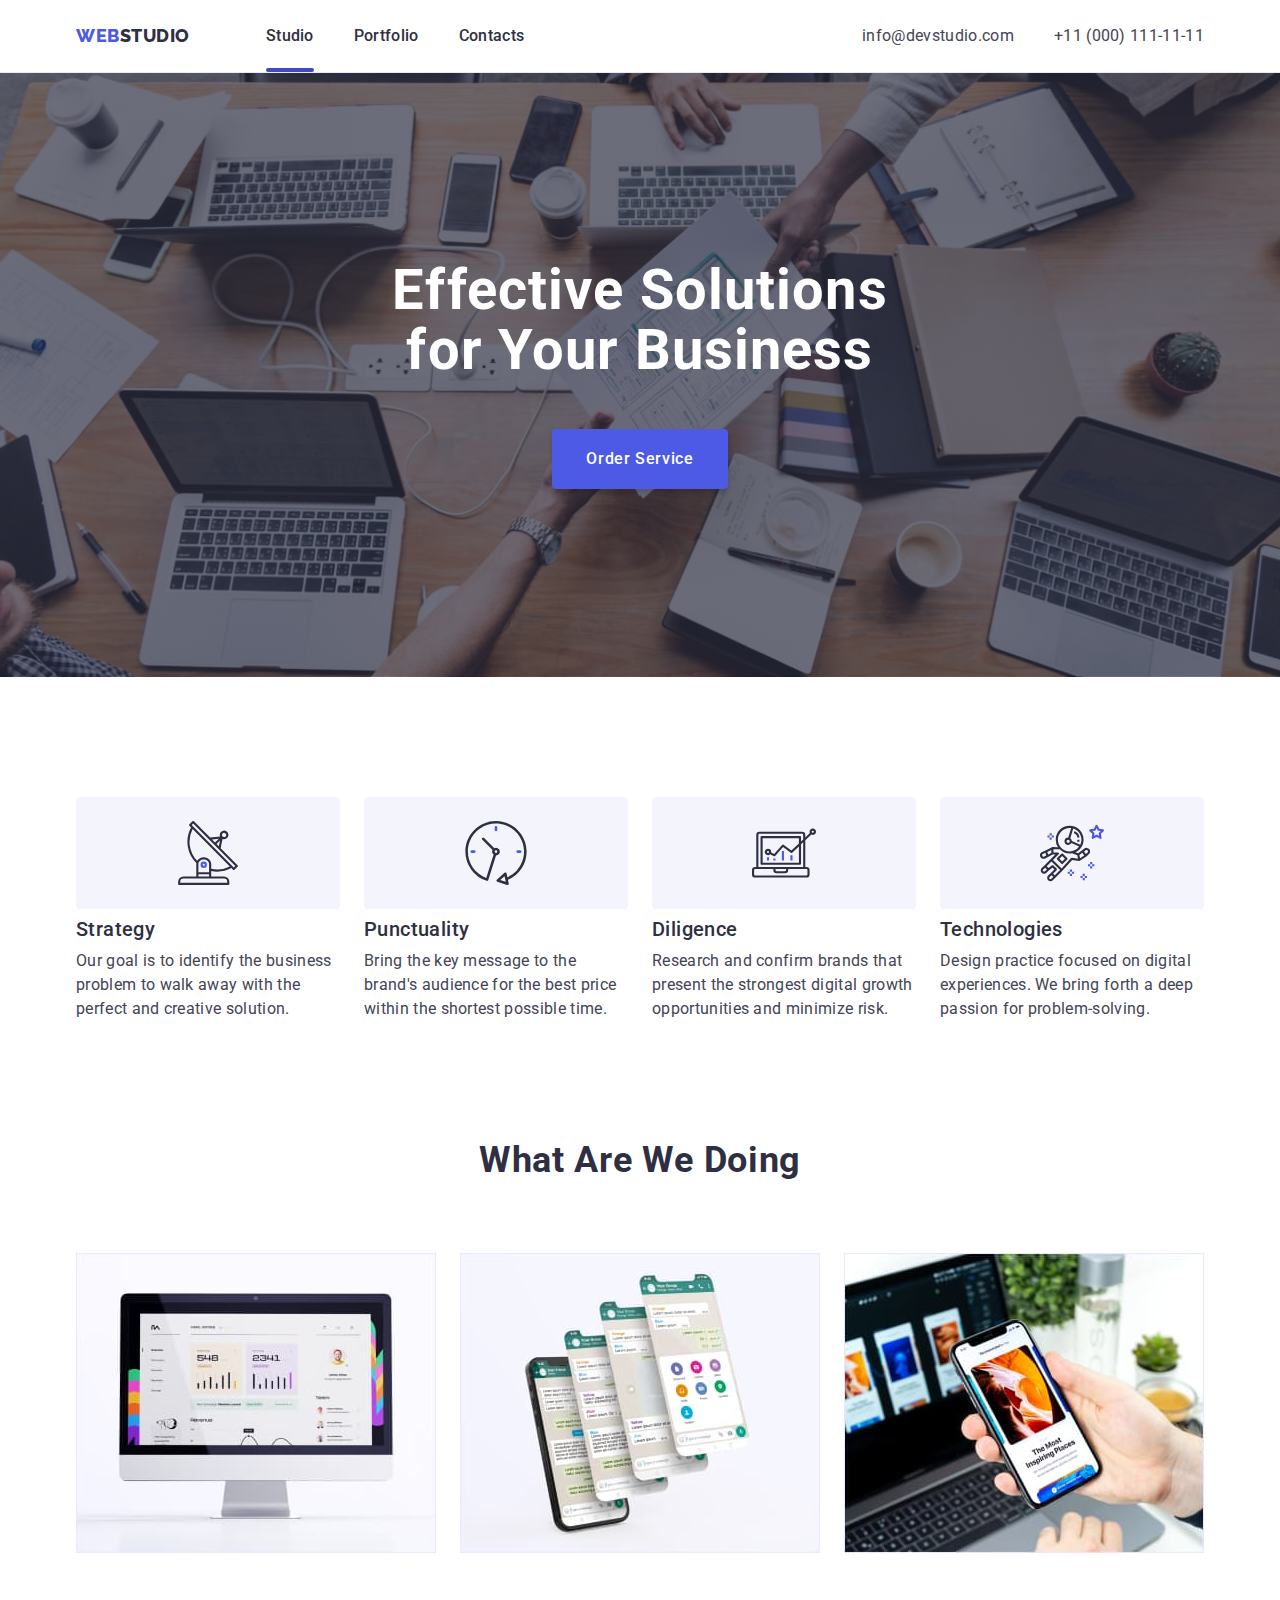
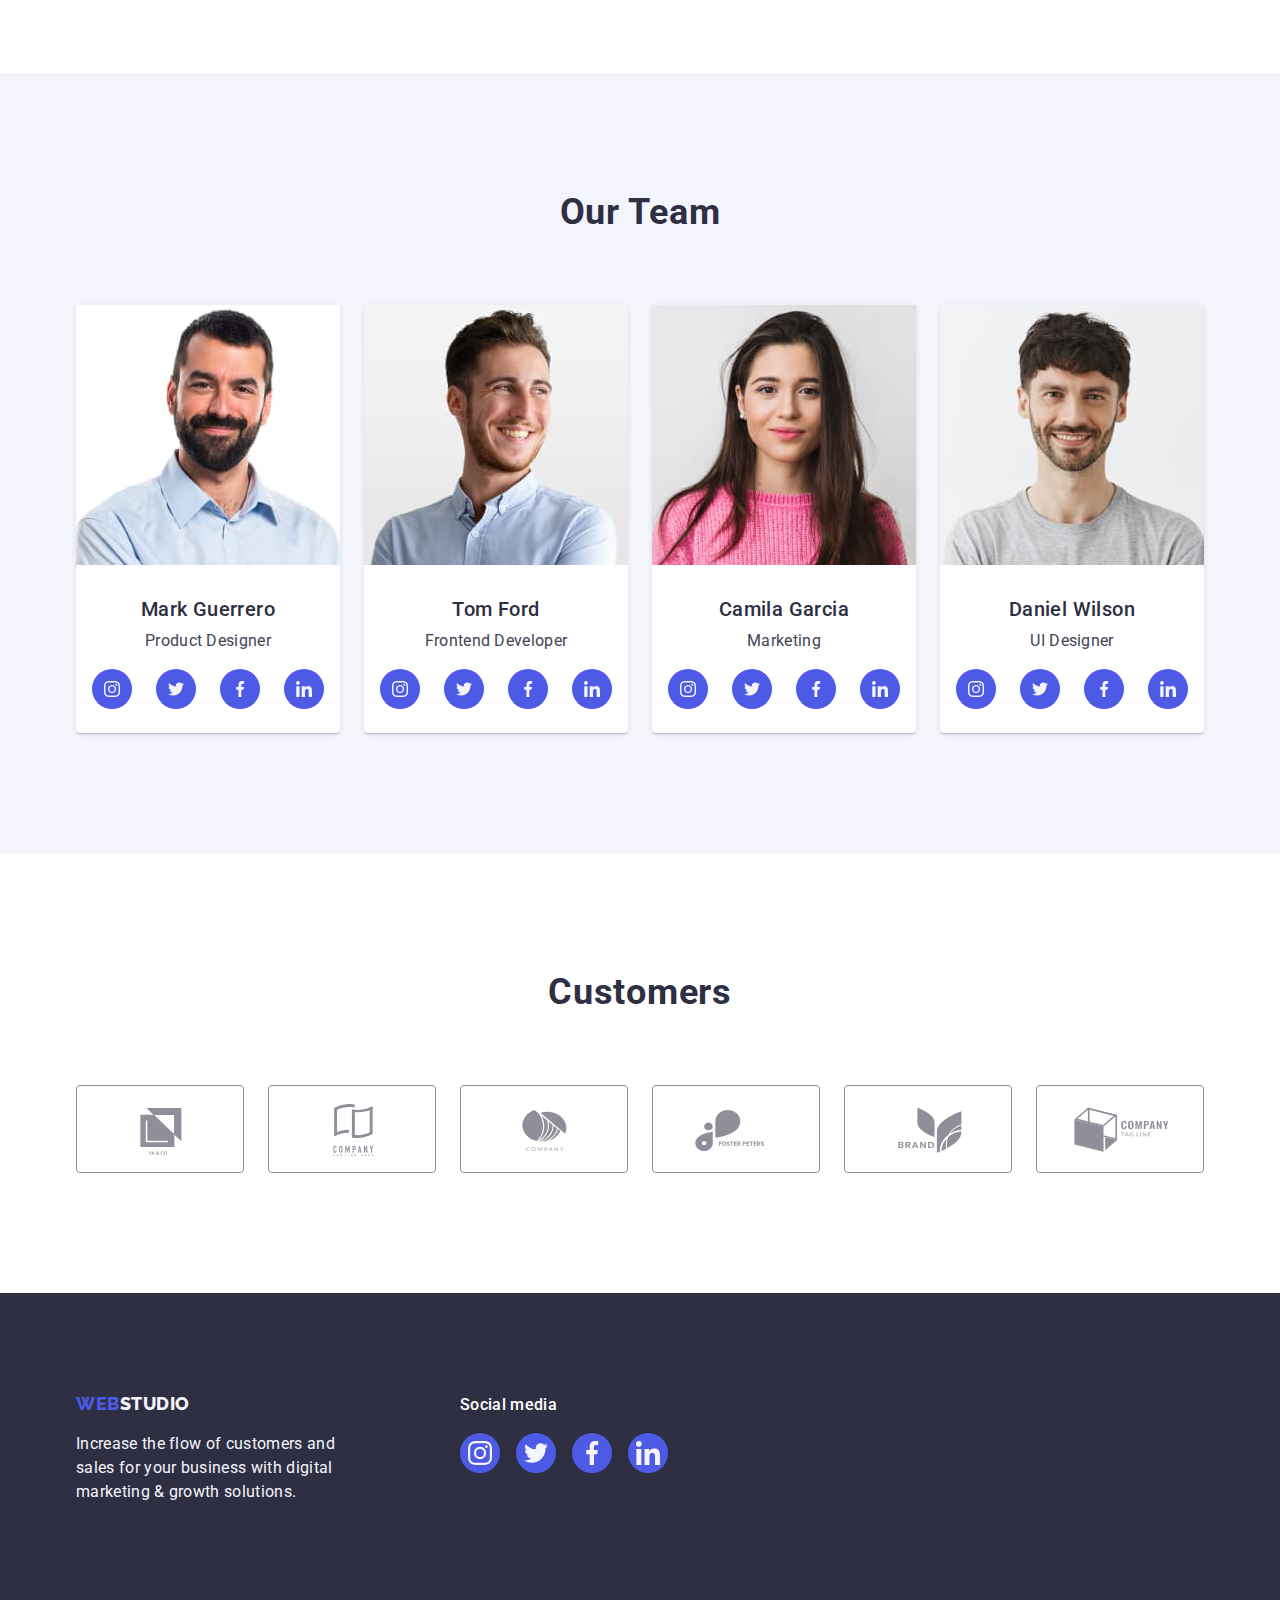
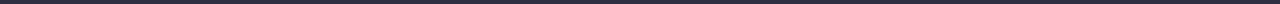
<file: index.html>
<!DOCTYPE html>
<html lang="en">
  <head>
    <meta charset="UTF-8" />
    <meta http-equiv="X-UA-Compatible" content="IE=edge" />
    <meta name="viewport" content="width=device-width, initial-scale=1.0" />
    <link rel="preconnect" href="https://fonts.googleapis.com" />
    <link rel="preconnect" href="https://fonts.gstatic.com" crossorigin />
    <link
      href="https://fonts.googleapis.com/css2?family=Montserrat:wght@400;700&family=Raleway:wght@800&family=Roboto:wght@400;500;700&display=swap"
      rel="stylesheet"
    />
    <link
      rel="stylesheet"
      href="https://cdnjs.cloudflare.com/ajax/libs/modern-normalize/1.1.0/modern-normalize.min.css"
    />
    <link rel="stylesheet" href="./css/styles.css" />
    <title lang="ru">Студія</title>
  </head>
  <body>
        <header class="header">
      <div class="container">
        <nav class="navigation">
          <a class="logo link" href="./index.html"
            >Web<span class="accent">Studio</span></a
          >
          <ul class="site-nav list">
            <li><a href="./index.html" class="link score">Studio</a></li>
            <li>
              <a href="./portfolio.html" class="link">Portfolio</a>
            </li>
            <li><a href="" class="link contacts">Contacts</a></li>
          </ul>
        </nav>
        <address class="addres-list link">
          <ul class="list">
            <li>
              <a class="contacts link" href="mailto:info@devstudio.com"
                >info@devstudio.com</a
              >
            </li>
            <li>
              <a class="contacts link" href="tel:+110001111111"
                >+11 (000) 111-11-11</a
              >
            </li>
          </ul>
        </address>
      </div>
    </header>
    <main>
      <section class="hero">
        <div class="container">
          <h1 class="hero-title">Effective Solutions for Your Business</h1>
          <button class="button" type="button" data-modal-open>Order Service</button>
        </div>
      </section>
      <section class="section section-features">
        <div class="container">
          <h2 class="section-title visually-hidden">features</h2>
          <ul class="feature-list list">
            <li>
              <div class="features-icon-list">
                <svg class="features-icon" width="64" height="64" >
                        <use href="./images/icons.svg#icon-antenna"></use>
                      </svg>
              </div>
              <h3 class="title">Strategy</h3>
              <p class="text">
                Our goal is to identify the business problem to walk away with
                the perfect and creative solution.
              </p>
            </li>
            <li>
              <div class="features-icon-list">
                <svg class="features-icon" width="64" height="64" >
                        <use href="./images/icons.svg#icon-clock"></use>
                      </svg>
              </div>
              <h3 class="title">Punctuality</h3>
              <p class="text">
                Bring the key message to the brand's audience for the best price
                within the shortest possible time.
              </p>
            </li>
            <li>
              <div class="features-icon-list">
                <svg class="features-icon" width="64" height="64" >
                        <use href="./images/icons.svg#icon-diagram"></use>
                      </svg>
              </div>
              <h3 class="title">Diligence</h3>
              <p class="text">
                Research and confirm brands that present the strongest digital
                growth opportunities and minimize risk.
              </p>
            </li>
            <li>
              <div class="features-icon-list">
                <svg class="features-icon" width="64" height="64" >
                        <use href="./images/icons.svg#icon-astronaut"></use>
                      </svg>
              </div>
              <h3 class="title">Technologies</h3>
              <p class="text">
                Design practice focused on digital experiences. We bring forth a
                deep passion for problem-solving.
              </p>
            </li>
          </ul>
        </div>
      </section>
      <section class="section section-work">
        <div class="container">
          <h2 class="section-title">What are we doing</h2>
          <ul class="work list">
            <li>
              <img
                src="./images/monitor.jpg"
                alt="computer monitor"
                width="360"
                height="300"
              />
            </li>
            <li>
              <img
                src="./images/smartphon-app.jpg"
                alt="smartphone app"
                width="360"
                height="300"
              />
            </li>
            <li>
              <img
                src="./images/smartphon-in-hand.jpg"
                alt="smartphone in hand"
                width="360"
                height="300"
              />
            </li>
          </ul>
        </div>
      </section>
      <section class="section section-team">
          <div class="container">
            <h2 class="section-title">Our Team</h2>
            <ul class="team-list list">
              <li class="cards">
                <img
                  src="./images/mark-guerrero.jpg"
                  alt="Photo Mark Guerrero"
                  width="264"
                  height="260"
                />
                <div class="card-content">
                  <h3 class="title">Mark Guerrero</h3>
                  <p class="job-title">Product Designer</p>
                  <ul class="team-soc-list list">
                    <li class="team-soc-item"><a class="team-soc-link link" href="">
                      <svg class="team-soc-icon" width="16" height="16">
                        <use href="./images/icons.svg#icon-instagram"></use>
                      </svg>
                    </a></li>
                    <li class="team-soc-item"><a class="team-soc-link link" href="">
                      <svg class="team-soc-icon" width="16" height="16">
                        <use href="./images/icons.svg#icon-twitter"></use>
                      </svg>
                    </a></li>
                    <li class="team-soc-item"><a class="team-soc-link link" href="">
                      <svg class="team-soc-icon" width="16" height="16">
                        <use href="./images/icons.svg#icon-facebook"></use>
                      </svg>
                    </a></li>
                    <li class="team-soc-item"><a class="team-soc-link link" href="">
                      <svg class="team-soc-icon" width="16" height="16">
                        <use href="./images/icons.svg#icon-linkedin"></use>
                      </svg>
                    </a></li>
                  </ul>
                </div>
              </li>
              <li class="cards">
                <img
                  src="./images/tom-ford.jpg"
                  alt="Photo Tom Ford"
                  width="264"
                  height="260"
                />
                <div class="card-content">
                  <h3 class="title">Tom Ford</h3>
                  <p class="job-title">Frontend Developer</p>
                      <ul class="team-soc-list list">
                    <li class="team-soc-item"><a class="team-soc-link link" href="">
                      <svg class="team-soc-icon" width="16" height="16">
                        <use href="./images/icons.svg#icon-instagram"></use>
                      </svg>
                    </a></li>
                    <li class="team-soc-item"><a class="team-soc-link link" href="">
                      <svg class="team-soc-icon" width="16" height="16">
                        <use href="./images/icons.svg#icon-twitter"></use>
                      </svg>
                    </a></li>
                    <li class="team-soc-item"><a class="team-soc-link link" href="">
                      <svg class="team-soc-icon" width="16" height="16">
                        <use href="./images/icons.svg#icon-facebook"></use>
                      </svg>
                    </a></li>
                    <li class="team-soc-item"><a class="team-soc-link link" href="">
                      <svg class="team-soc-icon" width="16" height="16">
                        <use href="./images/icons.svg#icon-linkedin"></use>
                      </svg>
                    </a></li>
                  </ul>
                <div>
              </li>
              <li class="cards">
                <img
                  src="./images/camila-garcia.jpg"
                  alt="Photo Camila Garcia"
                  width="264"
                  height="260"
                />
                <div class="card-content">
                  <h3 class="title">Camila Garcia</h3>
                  <p class="job-title">Marketing</p>
                      <ul class="team-soc-list list">
                    <li class="team-soc-item"><a class="team-soc-link link" href="">
                      <svg class="team-soc-icon" width="16" height="16">
                        <use href="./images/icons.svg#icon-instagram"></use>
                      </svg>
                    </a></li>
                    <li class="team-soc-item"><a class="team-soc-link link" href="">
                      <svg class="team-soc-icon" width="16" height="16">
                        <use href="./images/icons.svg#icon-twitter"></use>
                      </svg>
                    </a></li>
                    <li class="team-soc-item"><a class="team-soc-link link" href="">
                      <svg class="team-soc-icon" width="16" height="16">
                        <use href="./images/icons.svg#icon-facebook"></use>
                      </svg>
                    </a></li>
                    <li class="team-soc-item"><a class="team-soc-link link" href="">
                      <svg class="team-soc-icon" width="16" height="16">
                        <use href="./images/icons.svg#icon-linkedin"></use>
                      </svg>
                    </a></li>
                  </ul>
                </div>
              </li>
              <li class="cards">
                <img
                  src="./images/daniel-wilson.jpg"
                  alt="Photo Daniel Wilson"
                  width="264"
                  height="260"
                />
                <div class="card-content">
                  <h3 class="title">Daniel Wilson</h3>
                  <p class="job-title">UI Designer</p>
                      <ul class="team-soc-list list">
                    <li class="team-soc-item"><a class="team-soc-link link" href="">
                      <svg class="team-soc-icon" width="16" height="16">
                        <use href="./images/icons.svg#icon-instagram"></use>
                      </svg>
                    </a></li>
                    <li class="team-soc-item"><a class="team-soc-link link" href="">
                      <svg class="team-soc-icon" width="16" height="16">
                        <use href="./images/icons.svg#icon-twitter"></use>
                      </svg>
                    </a></li>
                    <li class="team-soc-item"><a class="team-soc-link link" href="">
                      <svg class="team-soc-icon" width="16" height="16">
                        <use href="./images/icons.svg#icon-facebook"></use>
                      </svg>
                    </a></li>
                    <li class="team-soc-item"><a class="team-soc-link link" href="">
                      <svg class="team-soc-icon" width="16" height="16">
                        <use href="./images/icons.svg#icon-linkedin"></use>
                      </svg>
                    </a></li>
                  </ul>
                </div>
              </li>
            </ul>
          </div>
      </section>
      <section class="clients">
        <div class="container">
          <h2 class="section-title">Customers</h2>
          <ul class="clients-list list">
            <li class="clients-item"><a class="clients-link link" href="">
              <svg class="clients-icon" width="104" height="56">
                <use href="./images/icons.svg#icon-company-1"></use>
                    </svg></a></li>
            <li class="clients-item"><a class="clients-link link" href="">
              <svg class="clients-icon" width="104" height="56">
                <use href="./images/icons.svg#icon-company-2"></use>
                    </svg></a></li>
            <li class="clients-item"><a class="clients-link link" href="">
              <svg class="clients-icon" width="104" height="56">
                <use href="./images/icons.svg#icon-company-3"></use>
                    </svg>
            </a></li>
            <li class="clients-item"><a class="clients-link link" href="">
              <svg class="clients-icon" width="104" height="56">
                <use href="./images/icons.svg#icon-company-4"></use>
                    </svg>
            </a></li>
            <li class="clients-item"><a class="clients-link link" href="">
              <svg class="clients-icon" width="104" height="56">
                <use href="./images/icons.svg#icon-company-5"></use>
                    </svg>
            </a></li>
            <li class="clients-item"><a class="clients-link link" href="">
              <svg class="clients-icon" width="104" height="56">
                <use href="./images/icons.svg#icon-company-6"></use>
                    </svg></a></li>
          </ul>
        </div>
      </section>
    </main>
    <footer class="section-footer">
      <div class="container">
        <div class="footer-container">
          <div>
            <a class="logo link" href="./index.html"
              >Web<span class="accent">Studio</span></a
            >
            <p class="text-footer">
              Increase the flow of customers and sales for your business with
              digital marketing &#38; growth solutions.
            </p>
          </div>
          <div class="footer-list">
            <h3 class="footer-soc-title">Social media</h3>
              <ul class="footer-soc-list list">
                <li class="footer-soc-item">
                  <a class="footer-soc-link link" href="">
                    <svg class="footer-soc-icon" width="24" height="24">
                      <use href="./images/icons.svg#icon-instagram"></use>
                    </svg>
                  </a>
                </li>
                <li class="footer-soc-item">
                  <a class="footer-soc-link link" href="">
                    <svg class="footer-soc-icon" width="24" height="24">
                      <use href="./images/icons.svg#icon-twitter"></use>
                    </svg>
                  </a>
                </li>
                <li class="footer-soc-item">
                  <a class="footer-soc-link link" href="">
                    <svg class="footer-soc-icon" width="24" height="24">
                      <use href="./images/icons.svg#icon-facebook"></use>
                    </svg>
                  </a>
                </li>
                <li class="footer-soc-item">
                  <a class="footer-soc-link link" href="">
                    <svg class="footer-soc-icon" width="24" height="24">
                      <use href="./images/icons.svg#icon-linkedin"></use>
                    </svg>
                  </a>
                </li>
              </ul>
          </div>
        </div>
      </div> 
    </footer>
    <div class="backdrop is-hidden" data-modal>
      <div class="modal">
            <button class="button" type="button" data-modal-close>
              <svg class="modal-close-icon" width="8" height="8">
                <use href="./images/icons.svg#icon-close-modal"></use>
              </svg>
            </button>
      </div>
    </div>
    <script src="./js/modal.js"></script>
  </body>
</html>
</file>
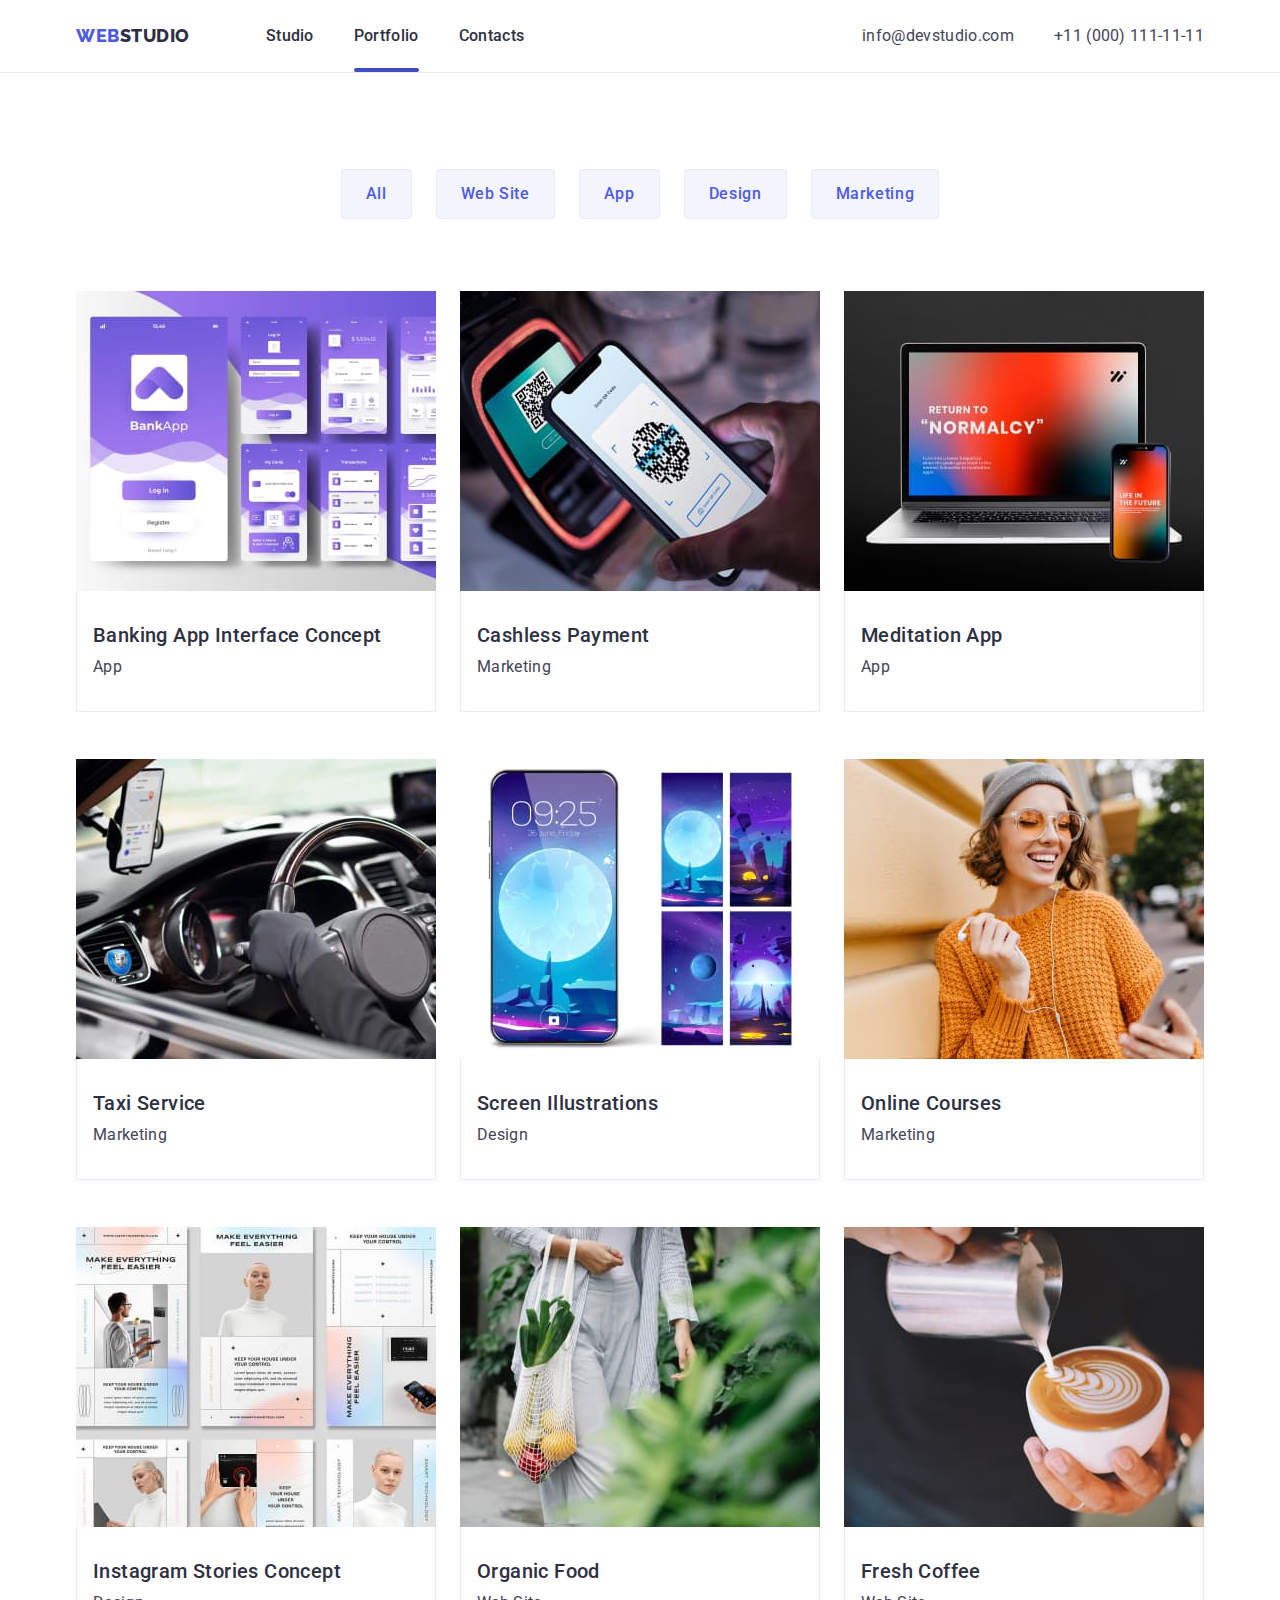
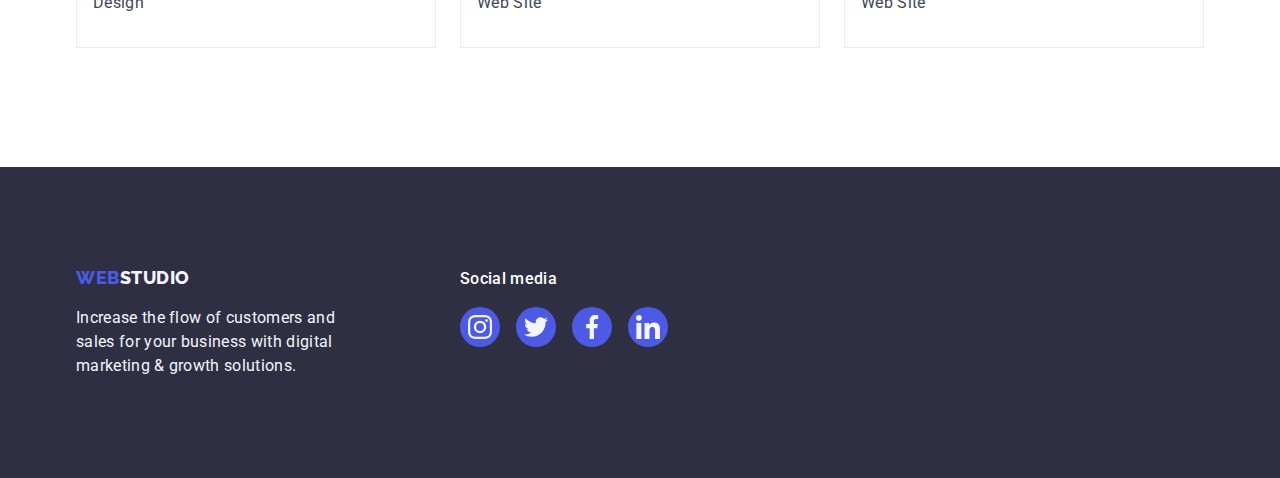
<file: portfolio.html>
<!DOCTYPE html>
<html lang="en">
  <head>
    <meta charset="UTF-8" />
    <meta http-equiv="X-UA-Compatible" content="IE=edge" />
    <meta name="viewport" content="width=device-width, initial-scale=1.0" />
    <link rel="preconnect" href="https://fonts.googleapis.com" />
    <link rel="preconnect" href="https://fonts.gstatic.com" crossorigin />
    <link
      href="https://fonts.googleapis.com/css2?family=Montserrat:wght@400;700&family=Raleway:wght@800&family=Roboto:wght@400;500;700&display=swap"
      rel="stylesheet"
    />
    <link
      rel="stylesheet"
      href="https://cdnjs.cloudflare.com/ajax/libs/modern-normalize/1.1.0/modern-normalize.min.css"
    />
    <link rel="stylesheet" href="./css/styles.css" />
    <title lang="ru">Портфоліо</title>
  </head>
  <body>
    <header class="header">
      <div class="container">
        <nav class="navigation">
          <a class="logo link" href="./index.html"
            >Web<span class="accent">Studio</span></a
          >
          <ul class="site-nav list">
            <li><a href="./index.html" class="link">Studio</a></li>
            <li>
              <a href="./portfolio.html" class="link score">Portfolio</a>
            </li>
            <li><a href="" class="link contacts">Contacts</a></li>
          </ul>
        </nav>
        <address class="addres-list link">
          <ul class="list">
            <li>
              <a class="contacts link" href="mailto:info@devstudio.com"
                >info@devstudio.com</a
              >
            </li>
            <li>
              <a class="contacts link" href="tel:+110001111111"
                >+11 (000) 111-11-11</a
              >
            </li>
          </ul>
        </address>
      </div>
    </header>
    <main>
      <section class="section-portfolio">
        <div class="container">
          <h1 class="visually-hidden">List of works</h1>
          <ul class="filters list">
            <li><button class="button" type="button">All</button></li>
            <li><button class="button" type="button">Web Site</button></li>
            <li><button class="button" type="button">App</button></li>
            <li><button class="button" type="button">Design</button></li>
            <li><button class="button" type="button">Marketing</button></li>
          </ul>
        </div>
        <div class="container">
          <ul class="work-examples list">
            <li class="work-items">
              <a class="link" href="">
                <div class="portfolio-text-wrap">
                  <img
                    src="./images/banking-app.jpg"
                    alt="banking applications"
                    width="360"
                    height="300"
                  />
                  <p class="portfolio-text-cover">
                    14 Stylish and User-Friendly App Design Concepts · Task
                    Manager App · Calorie Tracker App · Exotic Fruit Ecommerce
                    App · Cloud Storage App
                  </p>
                </div>
                <div class="card-portf-content">
                  <h2 class="title">Banking App Interface Concept</h2>
                  <p class="filter-sections">App</p>
                </div>
              </a>
            </li>
            <li class="work-items">
              <a class="link" href="">
                <div class="portfolio-text-wrap">
                  <img
                    src="./images/cashless-payment.jpg"
                    alt="payment by phone"
                    width="360"
                    height="300"
                  />
                  <p class="portfolio-text-cover">
                    14 Stylish and User-Friendly App Design Concepts · Task
                    Manager App · Calorie Tracker App · Exotic Fruit Ecommerce
                    App · Cloud Storage App
                  </p>
                </div>
                <div class="card-portf-content">
                  <h2 class="title">Cashless Payment</h2>
                  <p class="filter-sections">Marketing</p>
                </div>
              </a>
            </li>
            <li class="work-items">
              <a class="link" href="">
                <div class="portfolio-text-wrap">
                  <img
                    src="./images/meditation-app.jpg"
                    alt="laptop and smartphone"
                    width="360"
                    height="300"
                  />
                  <p class="portfolio-text-cover">
                    14 Stylish and User-Friendly App Design Concepts · Task
                    Manager App · Calorie Tracker App · Exotic Fruit Ecommerce
                    App · Cloud Storage App
                  </p>
                </div>
                <div class="card-portf-content">
                  <h2 class="title">Meditation App</h2>
                  <p class="filter-sections">App</p>
                </div>
              </a>
            </li>
            <li class="work-items">
              <a class="link" href="">
                <div class="portfolio-text-wrap">
                  <img
                    src="./images/taxi-service.jpg"
                    alt="car interior and smartphone"
                    width="360"
                    height="300"
                  />
                  <p class="portfolio-text-cover">
                    14 Stylish and User-Friendly App Design Concepts · Task
                    Manager App · Calorie Tracker App · Exotic Fruit Ecommerce
                    App · Cloud Storage App
                  </p>
                </div>
                <div class="card-portf-content">
                  <h2 class="title">Taxi Service</h2>
                  <p class="filter-sections">Marketing</p>
                </div></a
              >
            </li>
            <li class="work-items">
              <a class="link" href="">
                <div class="portfolio-text-wrap">
                  <img
                    src="./images/screen-illustrations.jpg"
                    alt="pictures on the smartphone"
                    width="360"
                    height="300"
                  />
                  <p class="portfolio-text-cover">
                    14 Stylish and User-Friendly App Design Concepts · Task
                    Manager App · Calorie Tracker App · Exotic Fruit Ecommerce
                    App · Cloud Storage App
                  </p>
                </div>
                <div class="card-portf-content">
                  <h2 class="title">Screen Illustrations</h2>
                  <p class="filter-sections">Design</p>
                </div></a
              >
            </li>
            <li class="work-items">
              <a class="link" href="">
                <div class="portfolio-text-wrap">
                  <img
                    src="./images/online-courses.jpg"
                    alt="girl with headphones and smartphone"
                    width="360"
                    height="300"
                  />
                  <p class="portfolio-text-cover">
                    14 Stylish and User-Friendly App Design Concepts · Task
                    Manager App · Calorie Tracker App · Exotic Fruit Ecommerce
                    App · Cloud Storage App
                  </p>
                </div>
                <div class="card-portf-content">
                  <h2 class="title">Online Courses</h2>
                  <p class="filter-sections">Marketing</p>
                </div></a
              >
            </li>
            <li class="work-items">
              <a class="link" href="">
                <div class="portfolio-text-wrap">
                  <img
                    src="./images/instagram-stories.jpg"
                    alt="post examples"
                    width="360"
                    height="300"
                  />
                  <p class="portfolio-text-cover">
                    14 Stylish and User-Friendly App Design Concepts · Task
                    Manager App · Calorie Tracker App · Exotic Fruit Ecommerce
                    App · Cloud Storage App
                  </p>
                </div>
                <div class="card-portf-content">
                  <h2 class="title">Instagram Stories Concept</h2>
                  <p class="filter-sections">Design</p>
                </div></a
              >
            </li>
            <li class="work-items">
              <a class="link" href="">
                <div class="portfolio-text-wrap">
                  <img
                    src="./images/organic-food.jpg"
                    alt="girl with a bag of groceries"
                    width="360"
                    height="300"
                  />
                  <p class="portfolio-text-cover">
                    14 Stylish and User-Friendly App Design Concepts · Task
                    Manager App · Calorie Tracker App · Exotic Fruit Ecommerce
                    App · Cloud Storage App
                  </p>
                </div>
                <div class="card-portf-content">
                  <h2 class="title">Organic Food</h2>
                  <p class="filter-sections">Web Site</p>
                </div></a
              >
            </li>
            <li class="work-items">
              <a class="link" href="">
                <div class="portfolio-text-wrap">
                  <img
                    src="./images/fresh-coffee.jpg"
                    alt="adding milk to coffee"
                    width="360"
                    height="300"
                  />
                  <p class="portfolio-text-cover">
                    14 Stylish and User-Friendly App Design Concepts · Task
                    Manager App · Calorie Tracker App · Exotic Fruit Ecommerce
                    App · Cloud Storage App
                  </p>
                </div>
                <div class="card-portf-content">
                  <h2 class="title">Fresh Coffee</h2>
                  <p class="filter-sections">Web Site</p>
                </div></a
              >
            </li>
          </ul>
        </div>
      </section>
    </main>
    <footer class="section-footer">
      <div class="container">
        <div class="footer-container">
          <div>
            <a class="logo link" href="./index.html"
              >Web<span class="accent">Studio</span></a
            >
            <p class="text-footer">
              Increase the flow of customers and sales for your business with
              digital marketing &#38; growth solutions.
            </p>
          </div>
          <div class="footer-list">
            <h3 class="footer-soc-title">Social media</h3>
            <ul class="footer-soc-list list">
              <li class="footer-soc-item">
                <a class="footer-soc-link link" href="">
                  <svg class="footer-soc-icon" width="24" height="24">
                    <use href="./images/icons.svg#icon-instagram"></use>
                  </svg>
                </a>
              </li>
              <li class="footer-soc-item">
                <a class="footer-soc-link link" href="">
                  <svg class="footer-soc-icon" width="24" height="24">
                    <use href="./images/icons.svg#icon-twitter"></use>
                  </svg>
                </a>
              </li>
              <li class="footer-soc-item">
                <a class="footer-soc-link link" href="">
                  <svg class="footer-soc-icon" width="24" height="24">
                    <use href="./images/icons.svg#icon-facebook"></use>
                  </svg>
                </a>
              </li>
              <li class="footer-soc-item">
                <a class="footer-soc-link link" href="">
                  <svg class="footer-soc-icon" width="24" height="24">
                    <use href="./images/icons.svg#icon-linkedin"></use>
                  </svg>
                </a>
              </li>
            </ul>
          </div>
        </div>
      </div>
    </footer>
  </body>
</html>
</file>
<file: css/styles.css>
/* основний колір тексту (маленький) #434455; */
/* другий колір тексту (заголовки)  #2E2F42;*/
/* білий колір #FFFFFF;*/
/* акцент #4D5AE5;*/
/* другий колір фону #F4F4FD */
/* колір фону футера #2E2F42 */
/* Основний шрифт Roboto Medium */

:root {
  --accent-color: #4d5ae5;
  --main-color-text: #434455;
  --second-color-text: #2e2f42;
  --main-bg-color: #ffffff;
  --second-bg-color: #f4f4fd;
  --hover-focus-color: #404bbf;
  --transition-main: 250ms cubic-bezier(0.4, 0, 0.2, 1);
}

p,
h1,
h2,
h3,
h4,
h5,
h6 {
  margin: 0;
}

ul {
  margin: 0;
  padding-left: 0;
}

img {
  display: block;
  max-width: 100%;
}

body {
  background-color: var(--main-bg-color);
  color: var(--main-color-text);
  font-family: Roboto, sans-serif;
  font-weight: 400;
  letter-spacing: 0.02em;
}
.list {
  list-style: none;
}

.container {
  width: 1158px;
  padding-left: 15px;
  padding-right: 15px;
  margin: 0 auto;
  /* outline: 2px solid tomato; */
}

.visually-hidden {
  position: absolute;
  width: 1px;
  height: 1px;
  margin: -1px;
  border: 0;
  padding: 0;
  white-space: nowrap;
  clip-path: inset(100%);
  clip: rect(0 0 0 0);
  overflow: hidden;
}
/* logo */

.link,
.logo {
  text-decoration: none;
  font-style: normal;
}
.logo .accent {
  color: var(--second-color-text);
}
.logo.link {
  font-family: Raleway, sans-serif;
  color: var(--accent-color);
  font-weight: 800;
  font-size: 18px;
  line-height: 1.17;
  letter-spacing: 0.03em;
  text-transform: uppercase;
}

/*!----------------------------ХЕДЕР-------------------------------*/

.header {
  padding-top: 24px;
  padding-bottom: 24px;
  border-bottom: 1px solid #e7e9fc;
}

.header > .container {
  display: flex;
  align-items: center;
}

/*?----------------------навігація сайту---------------------- */

.site-nav .link {
  color: var(--second-color-text);
  font-weight: 500;
  font-size: 16px;
  line-height: 1.5;
  transition: color var(--transition-main);
}

.navigation {
  display: flex;
  align-items: center;
}
.site-nav {
  margin-left: 76px;
  display: flex;
  gap: 40px;
}

.score {
  position: relative;
}
.score::after {
  content: "";
  position: absolute;
  left: 0;
  bottom: -27px;
  width: 100%;
  height: 4px;
  background: var(--hover-focus-color);
  border-radius: 2px;
}

.site-nav .link:hover,
.site-nav .link:focus {
  color: var(--hover-focus-color);
}

/*?---------------------------адресса------------------------------ */

.addres-list .contacts {
  font-style: normal;
  font-size: 16px;
  line-height: 1.5;
  color: var(--main-color-text);
  transition: color var(--transition-main);
}
.addres-list .contacts {
  font-style: normal;
  font-size: 16px;
  line-height: 1.5;
  color: var(--main-color-text);
}

.addres-list {
  display: flex;
  margin-left: auto;
}
.addres-list .contacts:hover,
.addres-list .contacts:focus {
  color: var(--hover-focus-color);
}

.addres-list > .list {
  display: flex;
  gap: 40px;
}

/*!-------------------------------------МАЙН--------------------------------*/

/*?------------------------- Герой------------------------------ */
.hero {
  background-color: var(--second-color-text);
  max-width: 1440px;
  margin: 0 auto;
  padding-top: 188px;
  padding-bottom: 188px;
  background-image: linear-gradient(
      rgba(46, 47, 66, 0.7),
      rgba(46, 47, 66, 0.7)
    ),
    url(../images/people-office.jpg);

  background-repeat: no-repeat;
  background-position: center;
  background-size: cover;
}

.hero-title {
  color: var(--main-bg-color);
  font-size: 56px;
  line-height: 1.07;
  text-align: center;
  letter-spacing: 0.02em;
  margin: 0 auto;
  width: 496px;
}

.hero .button {
  font-family: inherit;
  font-weight: 500;
  font-family: "Roboto", sans-serif;
  font-style: normal;
  font-size: 16px;
  line-height: 1.5;
  display: block;
  margin: 0 auto;
  letter-spacing: 0.04em;
  cursor: pointer;
  background-color: var(--accent-color);
  color: var(--main-bg-color);
  padding: 16px 32px;
  box-shadow: 0px 4px 4px rgba(0, 0, 0, 0.15);
  border-radius: 4px;
  border-color: transparent;
  margin-top: 48px;

  transition: background-color var(--transition-main);
}

.hero .button:focus,
.hero .button:hover {
  background-color: var(--hover-focus-color);
}

/*!-------------------------------- Секції------------------------------------ */

.section-title {
  color: var(--second-color-text);
  font-size: 36px;
  line-height: 1.11;
  text-align: center;
  letter-spacing: 0.02em;
  text-transform: capitalize;
}
.feature-list .title {
  letter-spacing: 0.02em;
}
.team-list .title {
  letter-spacing: 0.02em;
}
.section .title {
  letter-spacing: 0.02em;
}

/*?------------------------------------ features------------------------- */

.feature-list .title {
  color: var(--second-color-text);
  font-weight: 500;
  font-size: 20px;
  line-height: 1.2;
  margin-top: 8px;
}

.feature-list .text {
  font-size: 16px;
  line-height: 1.5;
  margin-top: 8px;
}

.section-features {
  padding-top: 120px;
  padding-bottom: 120px;
}

.feature-list {
  display: flex;
  gap: 24px;
}
.feature-list li {
  width: 264px;
}
.features-icon-list {
  display: flex;
  justify-content: center;
  align-items: center;
  background-color: var(--second-bg-color);
  width: 264px;
  height: 112px;
  border-radius: 4px;
}
.features-icon {
  fill: var(--second-color-text);
}
/*?----------------------------- What are we doing----------------------------- */
.section-work {
  padding-bottom: 120px;
}

.section-work .section-title {
  margin-bottom: 72px;
}
.work.list {
  display: flex;
  gap: 24px;
}

/*?-------------------------------------- Our Team ------------------------------*/
.team-list .title {
  color: var(--second-color-text);
  font-weight: 500;
  font-size: 20px;
  line-height: 1.2;
  text-align: center;
}
.section.section-team {
  background-color: var(--second-bg-color);
  padding-top: 120px;
  padding-bottom: 120px;
}
.team-list > .cards {
  background-color: var(--main-bg-color);
  box-shadow: 0px 1px 6px rgba(46, 47, 66, 0.08),
    0px 1px 1px rgba(46, 47, 66, 0.16), 0px 2px 1px rgba(46, 47, 66, 0.08);
  border-radius: 0px 0px 4px 4px;
  height: 428px;
}

.job-title {
  font-size: 16px;
  line-height: 1.5;
  text-align: center;
  margin-bottom: 8px;
}

.team-list {
  display: flex;
  justify-content: center;
  gap: 24px;
}
.section-team .section-title {
  margin-bottom: 72px;
}

.card-content {
  display: flex;
  flex-direction: column;
  justify-content: center;
  align-items: center;
  padding: 0px;
  gap: 8px;
  margin-top: 32px;
}

.team-soc-list {
  display: flex;
  justify-content: center;
  gap: 24px;
  margin-bottom: 32px;
}

.team-soc-item {
  width: 40px;
  height: 40px;
}
.team-soc-link {
  width: 100%;
  height: 100%;
  border-radius: 50%;
  display: inline-block;
  background-color: var(--accent-color);
  display: flex;
  align-items: center;
  justify-content: center;
  color: var(--second-bg-color);
  transition: color var(--transition-main),
    background-color var(--transition-main);
}

.team-soc-link:hover,
.team-soc-link:focus {
  color: var(--second-bg-color);
  background-color: var(--hover-focus-color);
}
.team-soc-icon {
  fill: currentColor;
}

/*?-------------------------------------- Customers ------------------------------*/
.clients-list {
  display: flex;
  justify-content: center;
  align-items: center;
  margin-top: 72px;
  gap: 24px;
}

.clients {
  padding-top: 120px;
  padding-bottom: 120px;
}
.clients-item {
  width: 168px;
  height: 88px;
}
.clients-link {
  width: 100%;
  height: 100%;
  display: flex;
  justify-content: center;
  align-items: center;
  border: 1px solid #8e8f99;
  border-radius: 4px;
  color: #8e8f99;

  transition: color var(--transition-main), border-color var(--transition-main);
}

.clients-link:hover,
.clients-link:focus {
  color: var(--hover-focus-color);
  border-color: var(--hover-focus-color);
}
.clients-icon {
  fill: currentColor;
}

/*?-------------------------------------- Модальне вікно ------------------------------*/

.backdrop {
  position: fixed;
  top: 0;
  left: 0;

  width: 100%;
  height: 100%;

  background-color: rgba(46, 47, 66, 0.4);

  transition: opacity var(--transition-main), visibility var(--transition-main);
}

.backdrop.is-hidden {
  opacity: 0;
  pointer-events: none;
}

.modal {
  position: absolute;
  top: 50%;
  left: 50%;

  width: 408px;
  min-height: 576px;
  padding: 24px;

  background-color: #fcfcfc;
  box-shadow: 0px 1px 1px rgba(0, 0, 0, 0.14), 0px 1px 3px rgba(0, 0, 0, 0.12),
    0px 2px 1px rgba(0, 0, 0, 0.2);
  border-radius: 4px;

  transform: translate(-50%, -50%) scale(1) rotate(360deg);
  transition: transform var(--transition-main);
}

.backdrop.is-hidden .modal {
  transform: translate(-50%, -50%) scale(0) rotate(0);
}

.modal .button {
  display: flex;
  justify-content: center;
  align-items: center;
  margin-left: auto;
  width: 24px;
  height: 24px;
  cursor: pointer;
  background: #e7e9fc;
  border: 1px solid rgba(0, 0, 0, 0.1);
  border-radius: 50%;
  color: var(--second-color-text);
  transition: fill var(--transition-main),
    background-color var(--transition-main);
}

.modal .button:hover,
.modal .button:focus {
  fill: #ffffff;
  background-color: var(--hover-focus-color);
}

/*!-------------------------------- ПОРТФОЛІО----------------------------- */

/*?------------------------------- work examples-------------------------------- */
.work-examples .title {
  color: var(--second-color-text);
}
.filters .button {
  color: var(--accent-color);
  background-color: #e7e9fc;
  border: 1px solid #e7e9fc;
  border-radius: 4px;

  transition: color var(--transition-main),
    background-color var(--transition-main), box-shadow var(--transition-main),
    border-color var(--transition-main);
}

.filters .button:hover,
.filters .button:focus {
  color: var(--main-bg-color);
  background-color: var(--hover-focus-color);
  box-shadow: 0px 3px 1px rgba(0, 0, 0, 0.1), 0px 2px 1px rgba(0, 0, 0, 0.08),
    0px 2px 2px rgba(0, 0, 0, 0.12);
  border-color: var(--hover-focus-color);
}

/*!------------------------------------ ФУТЕР--------------------------------- */

.text-footer {
  font-size: 16px;
  line-height: 1.5;
}
.section-footer .logo {
  color: var(--accent-color);
}
.section-footer .accent {
  color: var(--second-bg-color);
}

.text-footer {
  font-size: 16px;
  line-height: 24px;
  color: var(--second-bg-color);
  background-color: var(--second-color-text);
  width: 264px;
  margin-top: 18px;
}
.section-footer {
  background-color: var(--second-color-text);
  padding-bottom: 100px;
  padding-top: 100px;
}
.section-footer .footer-soc-title {
  color: #ffffff;
  font-weight: 500;
  font-size: 16px;
  line-height: 1.5;
  letter-spacing: 0.02em;
}

.footer-container {
  display: flex;
  justify-content: flex-start;
  align-items: flex-start;
}
.footer-soc-link {
  width: 100%;
  height: 100%;
  border-radius: 50%;
  display: inline-block;
  background-color: var(--accent-color);
  display: flex;
  align-items: center;
  justify-content: center;
  color: var(--second-bg-color);
  transition: background-color var(--transition-main);
}

.footer-soc-icon {
  fill: currentColor;
}

.footer-soc-link:hover,
.footer-soc-link:focus {
  background-color: #31d0aa;
}

.footer-soc-item {
  display: flex;
  align-items: center;
  justify-content: center;
  width: 40px;
  height: 40px;
}
.footer-list {
  display: flex;
  justify-content: center;
  flex-direction: column;
  margin-left: 120px;
}
.footer-soc-list {
  display: flex;
  justify-content: center;
  margin-top: 16px;
  gap: 16px;
}
/*?------------------------------ section-portfolio---------------------- */
.section-portfolio {
  padding-top: 96px;
  padding-bottom: 120px;
}

.filters .button {
  font-family: "Roboto", sans-serif;
  font-weight: 500;
  font-size: 16px;
  line-height: 1.5;
  letter-spacing: 0.04em;
  color: var(--accent-color);
  background-color: var(--second-bg-color);
  cursor: pointer;
  padding: 12px 24px;
  border: 1px solid #e7e9fc;
  border-radius: 4px;

  transition: color var(--transition-main),
    background-color var(--transition-main), box-shadow var(--transition-main);
}
.filters {
  margin-bottom: 72px;
  display: flex;
  gap: 24px;
  justify-content: center;
}

.filters .button:hover,
.filters .button:focus {
  color: var(--main-bg-color);
  background-color: var(--hover-focus-color);
  box-shadow: 0px 3px 1px rgba(0, 0, 0, 0.1), 0px 2px 1px rgba(0, 0, 0, 0.08),
    0px 2px 2px rgba(0, 0, 0, 0.12);
}

.work-examples .title {
  font-weight: 500;
  font-size: 20px;
  line-height: 1.2;
  letter-spacing: 0.02em;
  color: var(--second-color-text);
  margin-bottom: 8px;
}

.link .filter-sections {
  font-size: 16px;
  line-height: 1.5;
  letter-spacing: 0.02em;
  color: var(--main-color-text);
  margin-top: 8px;
}

.work-examples {
  display: flex;
  flex-wrap: wrap;
  flex-basis: calc(100% / 3 - 24px);
}

.work-items {
  margin-left: 24px;
  margin-top: 48px;
  max-height: 420px;
  transition: box-shadow var(--transition-main);
}
.card-portf-content {
  padding-left: 16px;
  padding-bottom: 32px;
  padding-top: 32px;
  border: 1px solid #e7e9fc;
  border-top: none;
}

.work-items:nth-child(-n + 3) {
  margin-top: 0px;
}
.work-items:nth-child(3n + 1) {
  margin-left: 0px;
}

.work-items .link {
  display: block;
}

.work-items .link:focus,
.work-items .link:hover {
  box-shadow: 0px 1px 6px rgba(46, 47, 66, 0.08),
    0px 1px 1px rgba(46, 47, 66, 0.16), 0px 2px 1px rgba(46, 47, 66, 0.08);
}

.portfolio-text-cover {
  position: absolute;
  top: 0;
  font-size: 16px;
  line-height: 1.5;
  letter-spacing: 0.02em;
  height: 100%;
  color: var(--second-bg-color);
  background-color: var(--accent-color);
  padding-left: 32px;
  padding-right: 32px;
  padding-top: 44px;
  transform: translateY(100%);
  transition: transform var(--transition-main);
}
.portfolio-text-wrap {
  position: relative;
  overflow: hidden;
}

.work-items .link:hover .portfolio-text-cover {
  transform: translateY(0);
}
</file>
